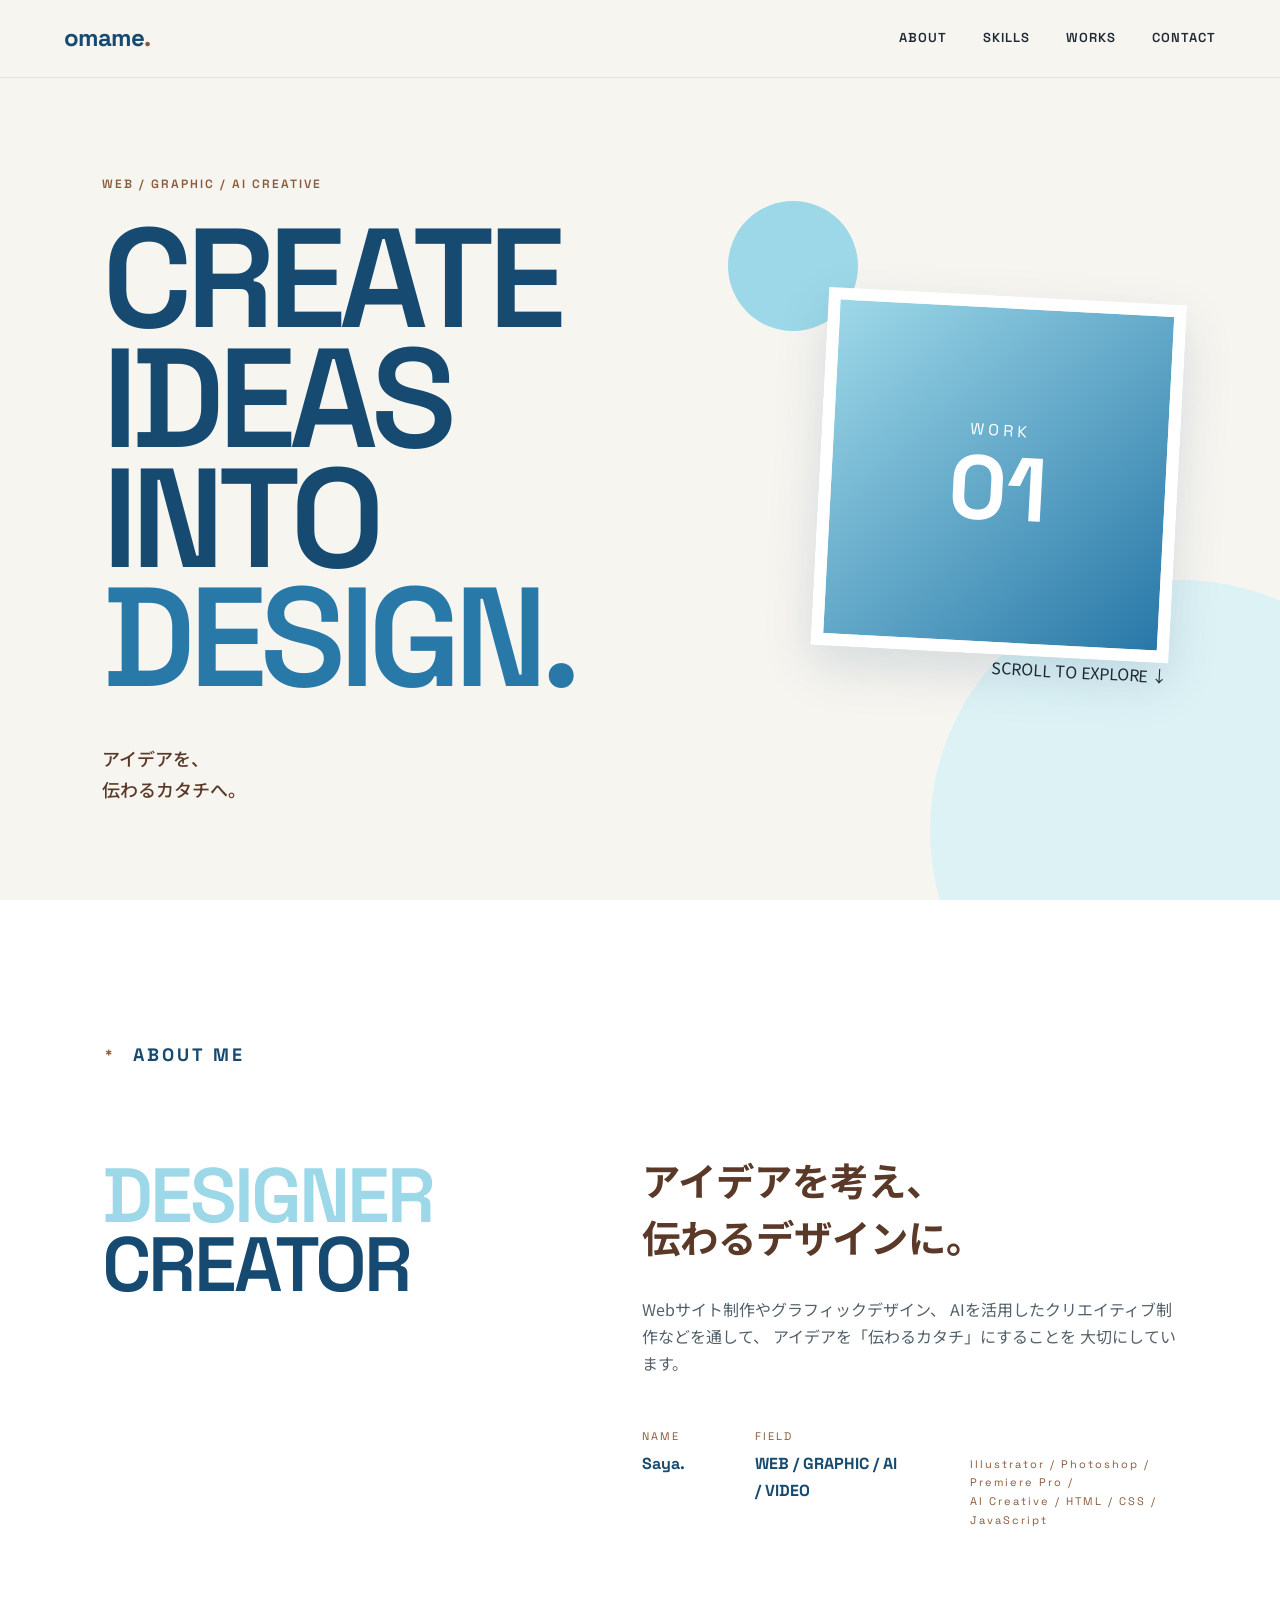
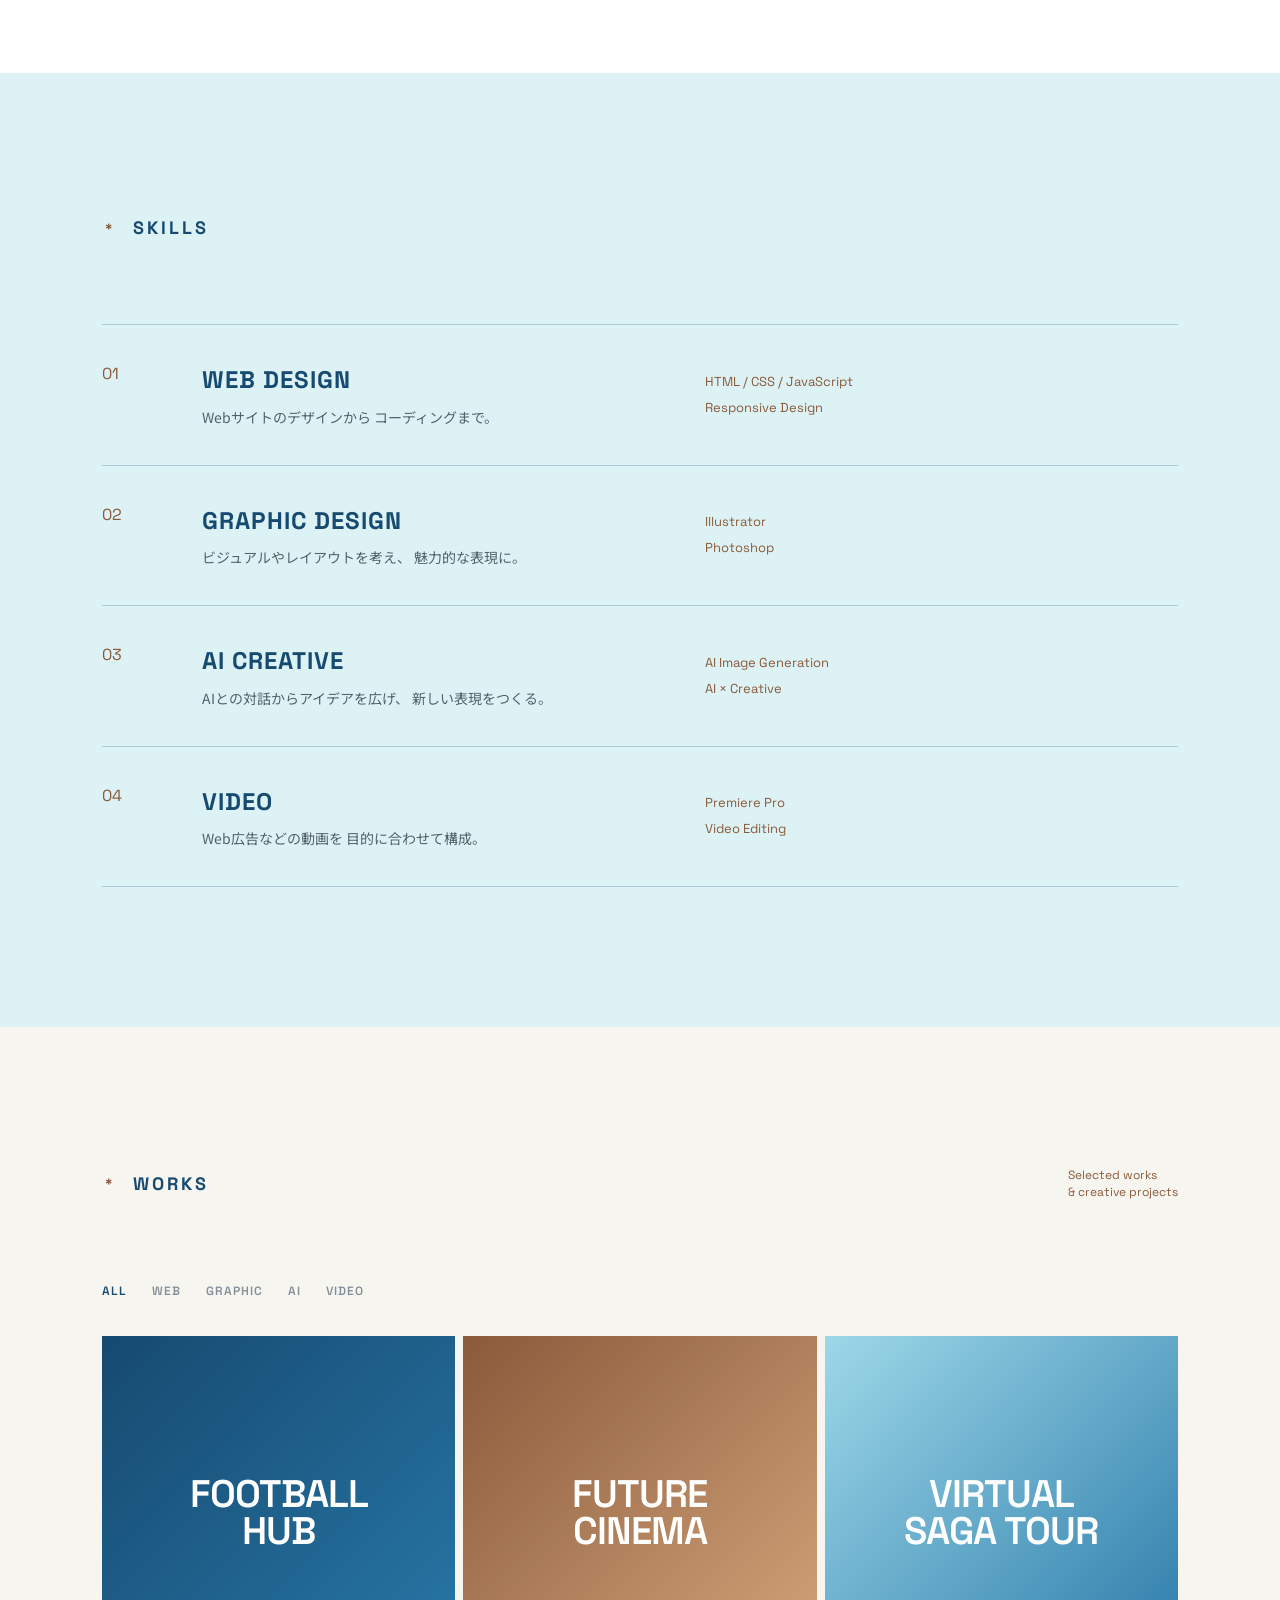
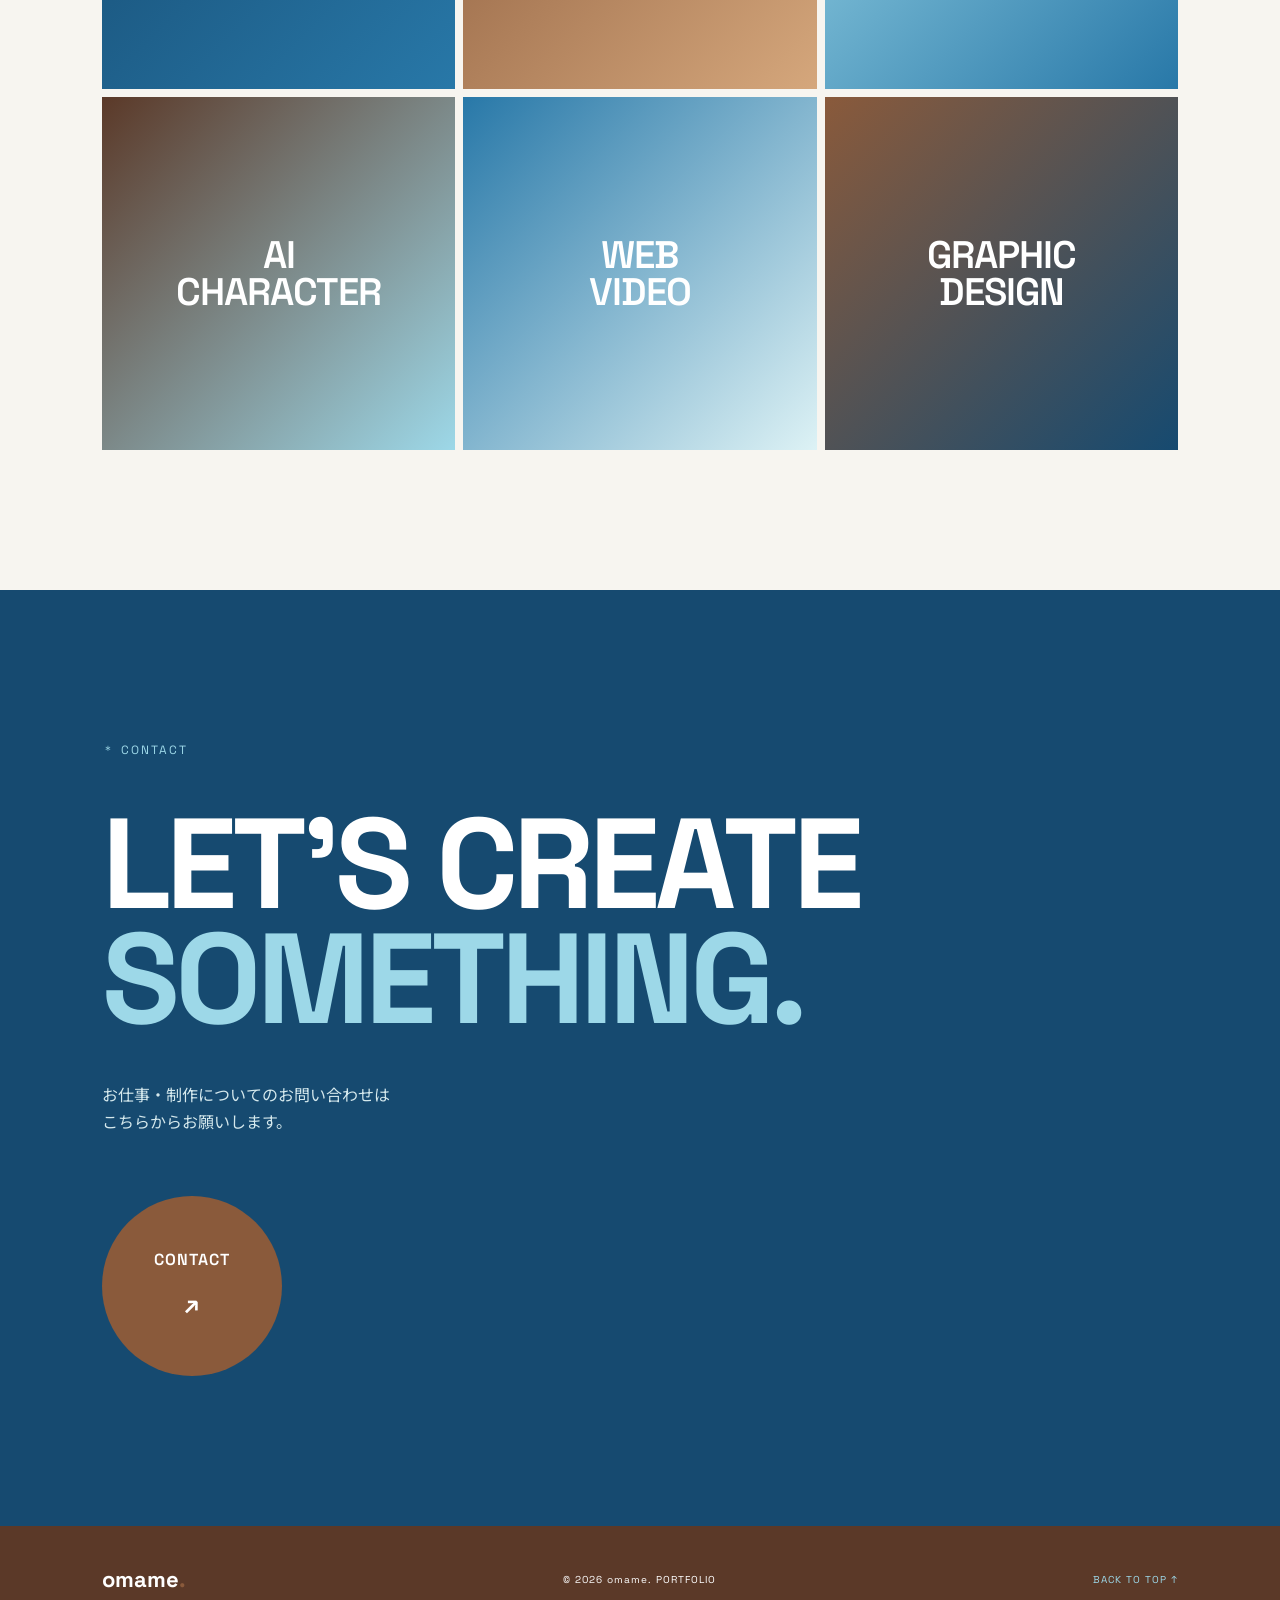
<file: index.html>
<!DOCTYPE html>
<html lang="ja">
<head>
  <meta charset="UTF-8">
  <meta name="viewport" content="width=device-width, initial-scale=1.0">

  <title>omame | PORTFOLIO</title>
  <meta name="description" content="Web Design, Graphic Design, AI Creativeなどの制作実績を紹介するポートフォリオサイト。">

  <!-- Google Fonts -->
  <link rel="preconnect" href="https://fonts.googleapis.com">
  <link rel="preconnect" href="https://fonts.gstatic.com" crossorigin>
  <link href="https://fonts.googleapis.com/css2?family=Noto+Sans+JP:wght@400;500;600;700&family=Space+Grotesk:wght@400;500;600;700&display=swap" rel="stylesheet">

  <link rel="stylesheet" href="css/style.css">
</head>

<body>

  <!-- =========================
       HEADER
  ========================== -->
  <header class="header">
    <a href="#" class="logo">omame<span>.</span></a>

    <nav class="nav" id="nav">
      <a href="#about">ABOUT</a>
      <a href="#skills">SKILLS</a>
      <a href="#works">WORKS</a>
      <a href="#contact">CONTACT</a>
    </nav>

    <button class="menu-btn" id="menuBtn" aria-label="メニューを開く">
      <span></span>
      <span></span>
    </button>
  </header>


  <main>

    <!-- =========================
         HERO
    ========================== -->
    <section class="hero">

      <div class="hero-decoration hero-circle"></div>
      <div class="hero-decoration hero-circle-small"></div>

      <div class="hero-content">
        <p class="hero-label">WEB / GRAPHIC / AI CREATIVE</p>

        <h1>
          CREATE<br>
          IDEAS<br>
          INTO<br>
          <span>DESIGN.</span>
        </h1>

        <p class="hero-copy">
          アイデアを、<br>
          伝わるカタチへ。
        </p>
      </div>

      <div class="hero-work">
        <div class="hero-work-image">
          <div class="placeholder-text">
            <span>WORK</span>
            <strong>01</strong>
          </div>
        </div>

        <a href="#works" class="scroll-explore">
  SCROLL TO EXPLORE ↓
</a>
      </div>

    </section>


    <!-- =========================
         ABOUT
    ========================== -->
    <section class="section about" id="about">

      <div class="section-heading">
        <span>＊</span>
        <h2>ABOUT ME</h2>
      </div>

      <div class="about-grid">

        <div class="about-title">
          <p>DESIGNER</p>
          <p>CREATOR</p>
        </div>

        <div class="about-content">
          <h3>
            アイデアを考え、<br>
            伝わるデザインに。
          </h3>

          <p>
            Webサイト制作やグラフィックデザイン、
            AIを活用したクリエイティブ制作などを通して、
            アイデアを「伝わるカタチ」にすることを
            大切にしています。
          </p>

          <div class="about-info">
            <div>
              <span>NAME</span>
              <strong>Saya.</strong>
            </div>

            <div>
              <span>FIELD</span>
              <strong>WEB / GRAPHIC / AI / VIDEO</strong>
            </div>

            <div><br>
              <span>Illustrator / Photoshop / Premiere Pro /
                <br>AI Creative / HTML / CSS / JavaScript</span>
            </div>
          </div>
        </div>

      </div>

    </section>


    <!-- =========================
         SKILLS
    ========================== -->
    <section class="section skills" id="skills">

      <div class="section-heading">
        <span>＊</span>
        <h2>SKILLS</h2>
      </div>

      <div class="skills-list">

        <article class="skill-item">
          <div class="skill-number">01</div>

          <div class="skill-main">
            <h3>WEB DESIGN</h3>
            <p>
              Webサイトのデザインから
              コーディングまで。
            </p>
          </div>

          <div class="skill-tools">
            HTML / CSS / JavaScript<br>
            Responsive Design
          </div>
        </article>


        <article class="skill-item">
          <div class="skill-number">02</div>

          <div class="skill-main">
            <h3>GRAPHIC DESIGN</h3>
            <p>
              ビジュアルやレイアウトを考え、
              魅力的な表現に。
            </p>
          </div>

          <div class="skill-tools">
            Illustrator<br>
            Photoshop
          </div>
        </article>


        <article class="skill-item">
          <div class="skill-number">03</div>

          <div class="skill-main">
            <h3>AI CREATIVE</h3>
            <p>
              AIとの対話からアイデアを広げ、
              新しい表現をつくる。
            </p>
          </div>

          <div class="skill-tools">
            AI Image Generation<br>
            AI × Creative
          </div>
        </article>


        <article class="skill-item">
          <div class="skill-number">04</div>

          <div class="skill-main">
            <h3>VIDEO</h3>
            <p>
              Web広告などの動画を
              目的に合わせて構成。
            </p>
          </div>

          <div class="skill-tools">
            Premiere Pro<br>
            Video Editing
          </div>
        </article>

      </div>

    </section>


    <!-- =========================
         WORKS
    ========================== -->
    <section class="section works" id="works">

      <div class="section-heading works-heading">
        <div>
          <span>＊</span>
          <h2>WORKS</h2>
        </div>

        <p>
          Selected works<br>
          & creative projects
        </p>
      </div>


      <!-- Filter -->
      <div class="work-filter">
        <button class="filter-btn active" data-filter="all">ALL</button>
        <button class="filter-btn" data-filter="web">WEB</button>
        <button class="filter-btn" data-filter="graphic">GRAPHIC</button>
        <button class="filter-btn" data-filter="ai">AI</button>
        <button class="filter-btn" data-filter="video">VIDEO</button>
      </div>


      <!-- Instagram-style gallery -->
      <div class="works-grid">

        <a href="works/football-hub.html"
           class="work-card"
           data-category="web">

          <div class="work-image work-football">
            <span>FOOTBALL<br>HUB</span>
          </div>

          <div class="work-overlay">
            <div>
              <small>WEB / EC SITE</small>
              <h3>FOOTBALL HUB</h3>
            </div>
            <span class="view-arrow">↗</span>
          </div>

        </a>


        <a href="works/future-cinema.html"
           class="work-card"
           data-category="ai">

          <div class="work-image work-cinema">
            <span>FUTURE<br>CINEMA</span>
          </div>

          <div class="work-overlay">
            <div>
              <small>AI CREATIVE</small>
              <h3>FUTURE CINEMA</h3>
            </div>
            <span class="view-arrow">↗</span>
          </div>

        </a>


        <a href="works/saga-tour.html"
           class="work-card"
           data-category="ai">

          <div class="work-image work-saga">
            <span>VIRTUAL<br>SAGA TOUR</span>
          </div>

          <div class="work-overlay">
            <div>
              <small>AI CREATIVE</small>
              <h3>SAGA TOUR</h3>
            </div>
            <span class="view-arrow">↗</span>
          </div>

        </a>


        <a href="works/ai-character.html"
           class="work-card"
           data-category="ai">

          <div class="work-image work-character">
            <span>AI<br>CHARACTER</span>
          </div>

          <div class="work-overlay">
            <div>
              <small>AI CREATIVE</small>
              <h3>AI CHARACTER</h3>
            </div>
            <span class="view-arrow">↗</span>
          </div>

        </a>


        <a href="works/web-video.html"
           class="work-card"
           data-category="video">

          <div class="work-image work-video">
            <span>WEB<br>VIDEO</span>
          </div>

          <div class="work-overlay">
            <div>
              <small>VIDEO</small>
              <h3>WEB VIDEO</h3>
            </div>
            <span class="view-arrow">↗</span>
          </div>

        </a>


        <a href="works/graphic.html"
           class="work-card"
           data-category="graphic">

          <div class="work-image work-graphic">
            <span>GRAPHIC<br>DESIGN</span>
          </div>

          <div class="work-overlay">
            <div>
              <small>GRAPHIC</small>
              <h3>GRAPHIC DESIGN</h3>
            </div>
            <span class="view-arrow">↗</span>
          </div>

        </a>

      </div>

    </section>


    <!-- =========================
         CONTACT
    ========================== -->
    <section class="contact" id="contact">

      <div class="contact-inner">

        <p class="contact-label">＊ CONTACT</p>

        <h2>
          LET'S CREATE<br>
          <span>SOMETHING.</span>
        </h2>

        <p class="contact-text">
          お仕事・制作についてのお問い合わせは<br>
          こちらからお願いします。
        </p>

        <a href="mailto:your-email@example.com" class="contact-button">
          CONTACT
          <span>↗</span>
        </a>

      </div>

    </section>

  </main>


  <!-- =========================
       FOOTER
  ========================== -->
  <footer class="footer">
    <div class="footer-logo">omame<span>.</span></div>

    <p>© 2026 omame. PORTFOLIO</p>

    <a href="#">BACK TO TOP ↑</a>
  </footer>


  <script src="js/script.js"></script>

</body>
</html>
</file>
<file: css/style.css>
/* =========================
   RESET
========================= */

* {
  margin: 0;
  padding: 0;
  box-sizing: border-box;
}

html {
  scroll-behavior: smooth;
}

body {
  background: #f7f5f0;
  color: #1f2933;
  font-family: "Noto Sans JP", sans-serif;
  line-height: 1.7;
}

a {
  color: inherit;
  text-decoration: none;
}

button {
  font: inherit;
}


/* =========================
   VARIABLES
========================= */

:root {
  --blue-dark: #164a70;
  --blue: #2878a8;
  --sky: #9dd8e8;
  --sky-light: #ddf2f5;
  --brown: #8a5a3b;
  --brown-dark: #5b3928;
  --cream: #f7f5f0;
  --text: #1f2933;
  --white: #ffffff;

  --english: "Space Grotesk", sans-serif;
}


/* =========================
   HEADER
========================= */

.header {
  height: 78px;
  padding: 0 5vw;

  display: flex;
  align-items: center;
  justify-content: space-between;

  position: sticky;
  top: 0;
  z-index: 1000;

  background: rgba(247, 245, 240, 0.92);
  backdrop-filter: blur(10px);

  border-bottom: 1px solid rgba(22, 74, 112, 0.1);
}

.logo {
  font-family: var(--english);
  font-size: 24px;
  font-weight: 700;
  letter-spacing: -1px;
  color: var(--blue-dark);
}

.logo span,
.footer-logo span {
  color: var(--brown);
}

.nav {
  display: flex;
  gap: 36px;

  font-family: var(--english);
  font-size: 13px;
  font-weight: 600;
  letter-spacing: 1px;
}

.nav a {
  position: relative;
}

.nav a::after {
  content: "";
  position: absolute;
  left: 0;
  bottom: -6px;

  width: 0;
  height: 2px;

  background: var(--brown);

  transition: width 0.3s ease;
}

.nav a:hover::after {
  width: 100%;
}

.menu-btn {
  display: none;
}


/* =========================
   HERO
========================= */

.hero {
  min-height: calc(100vh - 78px);
  padding: 8vh 8vw;

  position: relative;
  overflow: hidden;

  display: flex;
  justify-content: space-between;
  align-items: center;
}

.hero-content {
  position: relative;
  z-index: 2;
}

.hero-label {
  margin-bottom: 25px;

  font-family: var(--english);
  font-size: 12px;
  font-weight: 600;
  letter-spacing: 2px;

  color: var(--brown);
}

.hero h1 {
  font-family: var(--english);
  font-size: clamp(70px, 11vw, 170px);
  font-weight: 600;
  line-height: 0.85;
  letter-spacing: -7px;

  color: var(--blue-dark);
}

.hero h1 span {
  color: var(--blue);
}

.hero-copy {
  margin-top: 45px;

  font-size: 18px;
  font-weight: 500;

  color: var(--brown-dark);
}

.hero-work {
  width: 28vw;
  max-width: 390px;

  position: relative;
  z-index: 2;

  transform: rotate(3deg);
}

.hero-work-image {
  aspect-ratio: 1 / 1;

  display: flex;
  align-items: center;
  justify-content: center;

  background:
    linear-gradient(
      135deg,
      var(--sky),
      var(--blue)
    );

  border: 12px solid var(--white);

  box-shadow: 0 20px 50px rgba(22, 74, 112, 0.15);
}

.placeholder-text {
  font-family: var(--english);
  text-align: center;
  color: white;
}

.placeholder-text span {
  display: block;
  font-size: 16px;
  letter-spacing: 4px;
}

.placeholder-text strong {
  font-size: 90px;
  line-height: 1;
}

.hero-work > p {
  margin-top: 18px;

  font-family: var(--english);
  font-size: 10px;
  letter-spacing: 2px;
  text-align: right;

  color: var(--brown);
}


/* Decorative circles */

.hero-circle {
  position: absolute;

  width: 500px;
  height: 500px;

  right: -150px;
  bottom: -180px;

  border-radius: 50%;

  background: var(--sky-light);
}

.hero-circle-small {
  position: absolute;

  width: 130px;
  height: 130px;

  right: 33%;
  top: 15%;

  border-radius: 50%;

  background: var(--sky);
}


/* =========================
   COMMON SECTION
========================= */

.section {
  padding: 140px 8vw;
}

.section-heading {
  display: flex;
  align-items: center;
  gap: 18px;

  margin-bottom: 80px;
}

.section-heading span {
  font-family: var(--english);
  font-size: 13px;
  font-weight: 600;
  color: var(--brown);
}

.section-heading h2 {
  font-family: var(--english);
  font-size: 18px;
  letter-spacing: 3px;
  color: var(--blue-dark);
}


/* =========================
   ABOUT
========================= */

.about {
  background: var(--white);
}

.about-grid {
  display: grid;
  grid-template-columns: 1fr 1.3fr;
  gap: 10vw;
}

.about-title {
  font-family: var(--english);
  font-size: clamp(45px, 6vw, 90px);
  font-weight: 600;
  line-height: 0.9;
  letter-spacing: -3px;

  color: var(--sky);

  padding-top: 10px;
}

.about-title p:nth-child(2) {
  color: var(--blue-dark);
}

.about-content h3 {
  margin-bottom: 30px;

  font-size: clamp(26px, 3vw, 42px);
  line-height: 1.5;

  color: var(--brown-dark);
}

.about-content > p {
  max-width: 600px;

  color: #52616b;
}

.about-info {
  margin-top: 50px;

  display: flex;
  gap: 70px;
}

.about-info div {
  display: flex;
  flex-direction: column;
}

.about-info span {
  margin-bottom: 4px;

  font-family: var(--english);
  font-size: 11px;
  letter-spacing: 2px;

  color: var(--brown);
}

.about-info strong {
  font-family: var(--english);
  font-size: 16px;
  color: var(--blue-dark);
}


/* =========================
   SKILLS
========================= */

.skills {
  background: var(--sky-light);
}

.skills-list {
  border-top: 1px solid rgba(22, 74, 112, 0.25);
}

.skill-item {
  padding: 35px 0;

  display: grid;
  grid-template-columns: 70px 1fr 1fr;
  gap: 30px;

  border-bottom: 1px solid rgba(22, 74, 112, 0.25);
}

.skill-number {
  font-family: var(--english);
  color: var(--brown);
}

.skill-main h3 {
  margin-bottom: 5px;

  font-family: var(--english);
  font-size: 24px;
  letter-spacing: 1px;

  color: var(--blue-dark);
}

.skill-main p {
  color: #52616b;
  font-size: 14px;
}

.skill-tools {
  align-self: center;

  font-family: var(--english);
  font-size: 13px;
  line-height: 2;

  color: var(--brown);
}


/* =========================
   WORKS
========================= */

.works {
  background: var(--cream);
}

.works-heading {
  justify-content: space-between;
}

.works-heading > div {
  display: flex;
  align-items: center;
  gap: 18px;
}

.works-heading > p {
  font-family: var(--english);
  font-size: 12px;
  line-height: 1.4;
  color: var(--brown);
}


/* Filter */

.work-filter {
  display: flex;
  gap: 25px;

  margin-bottom: 35px;
}

.filter-btn {
  padding: 0;

  border: none;
  background: transparent;

  font-family: var(--english);
  font-size: 12px;
  font-weight: 600;
  letter-spacing: 1px;

  color: #83909a;

  cursor: pointer;

  transition: color 0.25s ease;
}

.filter-btn.active,
.filter-btn:hover {
  color: var(--blue-dark);
}


/* Gallery */

.works-grid {
  display: grid;
  grid-template-columns: repeat(3, 1fr);
  gap: 8px;
}

.work-card {
  position: relative;

  aspect-ratio: 1 / 1;

  overflow: hidden;

  cursor: pointer;

  background: var(--sky-light);
}

.work-image {
  width: 100%;
  height: 100%;

  display: flex;
  align-items: center;
  justify-content: center;

  transition: transform 0.5s ease;
}

.work-image span {
  font-family: var(--english);
  font-size: clamp(20px, 3vw, 42px);
  font-weight: 600;
  line-height: 0.95;
  text-align: center;
  letter-spacing: -1px;
}


/* Temporary image placeholders */

.work-football {
  background: linear-gradient(135deg, #164a70, #2878a8);
  color: white;
}

.work-cinema {
  background: linear-gradient(135deg, #8a5a3b, #d5a77c);
  color: white;
}

.work-saga {
  background: linear-gradient(135deg, #9dd8e8, #2878a8);
  color: white;
}

.work-character {
  background: linear-gradient(135deg, #5b3928, #9dd8e8);
  color: white;
}

.work-video {
  background: linear-gradient(135deg, #2878a8, #ddf2f5);
  color: white;
}

.work-graphic {
  background: linear-gradient(135deg, #8a5a3b, #164a70);
  color: white;
}


/* Overlay */

.work-overlay {
  position: absolute;

  inset: 0;

  padding: 25px;

  display: flex;
  align-items: flex-end;
  justify-content: space-between;

  background: rgba(22, 74, 112, 0.88);

  color: white;

  opacity: 0;

  transition: opacity 0.3s ease;
}

.work-overlay small {
  font-family: var(--english);
  font-size: 9px;
  letter-spacing: 1.5px;
}

.work-overlay h3 {
  margin-top: 5px;

  font-family: var(--english);
  font-size: 18px;
  line-height: 1.2;
}

.view-arrow {
  width: 45px;
  height: 45px;

  display: flex;
  align-items: center;
  justify-content: center;

  border: 1px solid rgba(255, 255, 255, 0.6);
  border-radius: 50%;

  font-size: 20px;
}

.work-card:hover .work-image {
  transform: scale(1.05);
}

.work-card:hover .work-overlay {
  opacity: 1;
}


/* =========================
   CONTACT
========================= */

.contact {
  padding: 150px 8vw;

  background: var(--blue-dark);
  color: white;
}

.contact-inner {
  max-width: 1200px;
  margin: auto;
}

.contact-label {
  margin-bottom: 45px;

  font-family: var(--english);
  font-size: 12px;
  letter-spacing: 2px;

  color: var(--sky);
}

.contact h2 {
  font-family: var(--english);
  font-size: clamp(60px, 10vw, 150px);
  line-height: 0.9;
  letter-spacing: -5px;
}

.contact h2 span {
  color: var(--sky);
}

.contact-text {
  margin-top: 45px;

  color: #d5e9ed;
}

.contact-button {
  width: 180px;
  height: 180px;

  margin-top: 60px;

  display: flex;
  flex-direction: column;
  align-items: center;
  justify-content: center;
  gap: 10px;

  border-radius: 50%;

  background: var(--brown);
  color: white;

  font-family: var(--english);
  font-weight: 600;
  letter-spacing: 1px;

  transition:
    transform 0.3s ease,
    background 0.3s ease;
}

.contact-button span {
  font-size: 25px;
}

.contact-button:hover {
  transform: scale(1.08);
  background: var(--blue);
}


/* =========================
   FOOTER
========================= */

.footer {
  padding: 35px 8vw;

  display: flex;
  align-items: center;
  justify-content: space-between;

  background: var(--brown-dark);
  color: white;
}

.footer-logo {
  font-family: var(--english);
  font-size: 22px;
  font-weight: 700;
}

.footer p,
.footer a {
  font-family: var(--english);
  font-size: 10px;
  letter-spacing: 1px;
}

.footer a {
  color: var(--sky);
}


/* =========================
   SCROLL ANIMATION
========================= */

.section,
.contact {
  opacity: 0;
  transform: translateY(35px);

  transition:
    opacity 0.8s ease,
    transform 0.8s ease;
}

.section.show,
.contact.show {
  opacity: 1;
  transform: translateY(0);
}


/* =========================
   RESPONSIVE
========================= */

@media (max-width: 767px) {

  /* Header */

  .header {
    height: 65px;
    padding: 0 20px;
  }

  .logo {
    font-size: 21px;
  }

  .nav {
    position: fixed;

    top: 65px;
    right: 0;

    width: 100%;
    height: calc(100vh - 65px);

    padding: 50px 30px;

    display: flex;
    flex-direction: column;
    gap: 30px;

    background: var(--blue-dark);

    transform: translateX(100%);
    transition: transform 0.4s ease;
  }

  .nav.active {
    transform: translateX(0);
  }

  .nav a {
    font-family: var(--english);
    font-size: 30px;
    color: white;
  }

  .nav a::after {
    background: var(--sky);
  }

  .menu-btn {
    width: 38px;
    height: 38px;

    display: flex;
    flex-direction: column;
    align-items: center;
    justify-content: center;
    gap: 7px;

    border: none;
    background: transparent;

    cursor: pointer;
  }

  .menu-btn span {
    display: block;

    width: 25px;
    height: 2px;

    background: var(--blue-dark);

    transition: transform 0.3s ease;
  }

  .menu-btn.active span:first-child {
    transform: translateY(4.5px) rotate(45deg);
  }

  .menu-btn.active span:last-child {
    transform: translateY(-4.5px) rotate(-45deg);
  }


  /* Hero */

  .hero {
    min-height: calc(100vh - 65px);

    padding: 70px 25px 50px;

    display: block;
  }

  .hero h1 {
    font-size: clamp(65px, 18vw, 100px);
    letter-spacing: -4px;
  }

  .hero-label {
    font-size: 9px;
    letter-spacing: 1.5px;
  }

  .hero-copy {
    margin-top: 35px;
    font-size: 15px;
  }

  .hero-work {
    width: 62vw;
    max-width: 280px;

    margin: 55px 0 0 auto;
  }

  .hero-work-image {
    border-width: 8px;
  }

  .placeholder-text strong {
    font-size: 65px;
  }

  .hero-circle {
    width: 300px;
    height: 300px;

    right: -150px;
    bottom: -80px;
  }

  .hero-circle-small {
    width: 70px;
    height: 70px;

    right: 10%;
    top: 8%;
  }


  /* Sections */

  .section {
    padding: 90px 20px;
  }

  .section-heading {
    margin-bottom: 50px;
  }


  /* About */

  .about-grid {
    grid-template-columns: 1fr;
    gap: 50px;
  }

  .about-title {
    font-size: 60px;
  }

  .about-content h3 {
    font-size: 25px;
  }

  .about-content > p {
    font-size: 14px;
  }

  .about-info {
    margin-top: 35px;
    gap: 35px;
    flex-wrap: wrap;
  }


  /* Skills */

  .skill-item {
    padding: 28px 0;

    grid-template-columns: 35px 1fr;
    gap: 10px;
  }

  .skill-main h3 {
    font-size: 19px;
  }

  .skill-main p {
    font-size: 13px;
  }

  .skill-tools {
    grid-column: 2;
    font-size: 12px;
    margin-top: -5px;
  }


  /* Works */

  .works-heading > p {
    display: none;
  }

  .work-filter {
    gap: 17px;
    flex-wrap: wrap;
  }

  .works-grid {
    grid-template-columns: repeat(2, 1fr);
    gap: 4px;
  }

  .work-overlay {
    display: none;
  }

  .work-image span {
    font-size: 21px;
  }


  /* Contact */

  .contact {
    padding: 100px 20px;
  }

  .contact h2 {
    font-size: 65px;
    letter-spacing: -3px;
  }

  .contact-button {
    width: 140px;
    height: 140px;
    margin-top: 45px;
  }


  /* Footer */

  .footer {
    padding: 25px 20px;

    flex-wrap: wrap;
    gap: 15px;
  }

  .footer p {
    order: 3;
    width: 100%;
  }

}

html {
  scroll-behavior: smooth;
}

.scroll-explore {
  display: inline-block;
  color: inherit;
  text-decoration: none;
  cursor: pointer;
  transition: opacity 0.3s ease;
}

.scroll-explore:hover {
  opacity: 0.6;
}

.hero-work {
  text-align: right;
}
</file>
